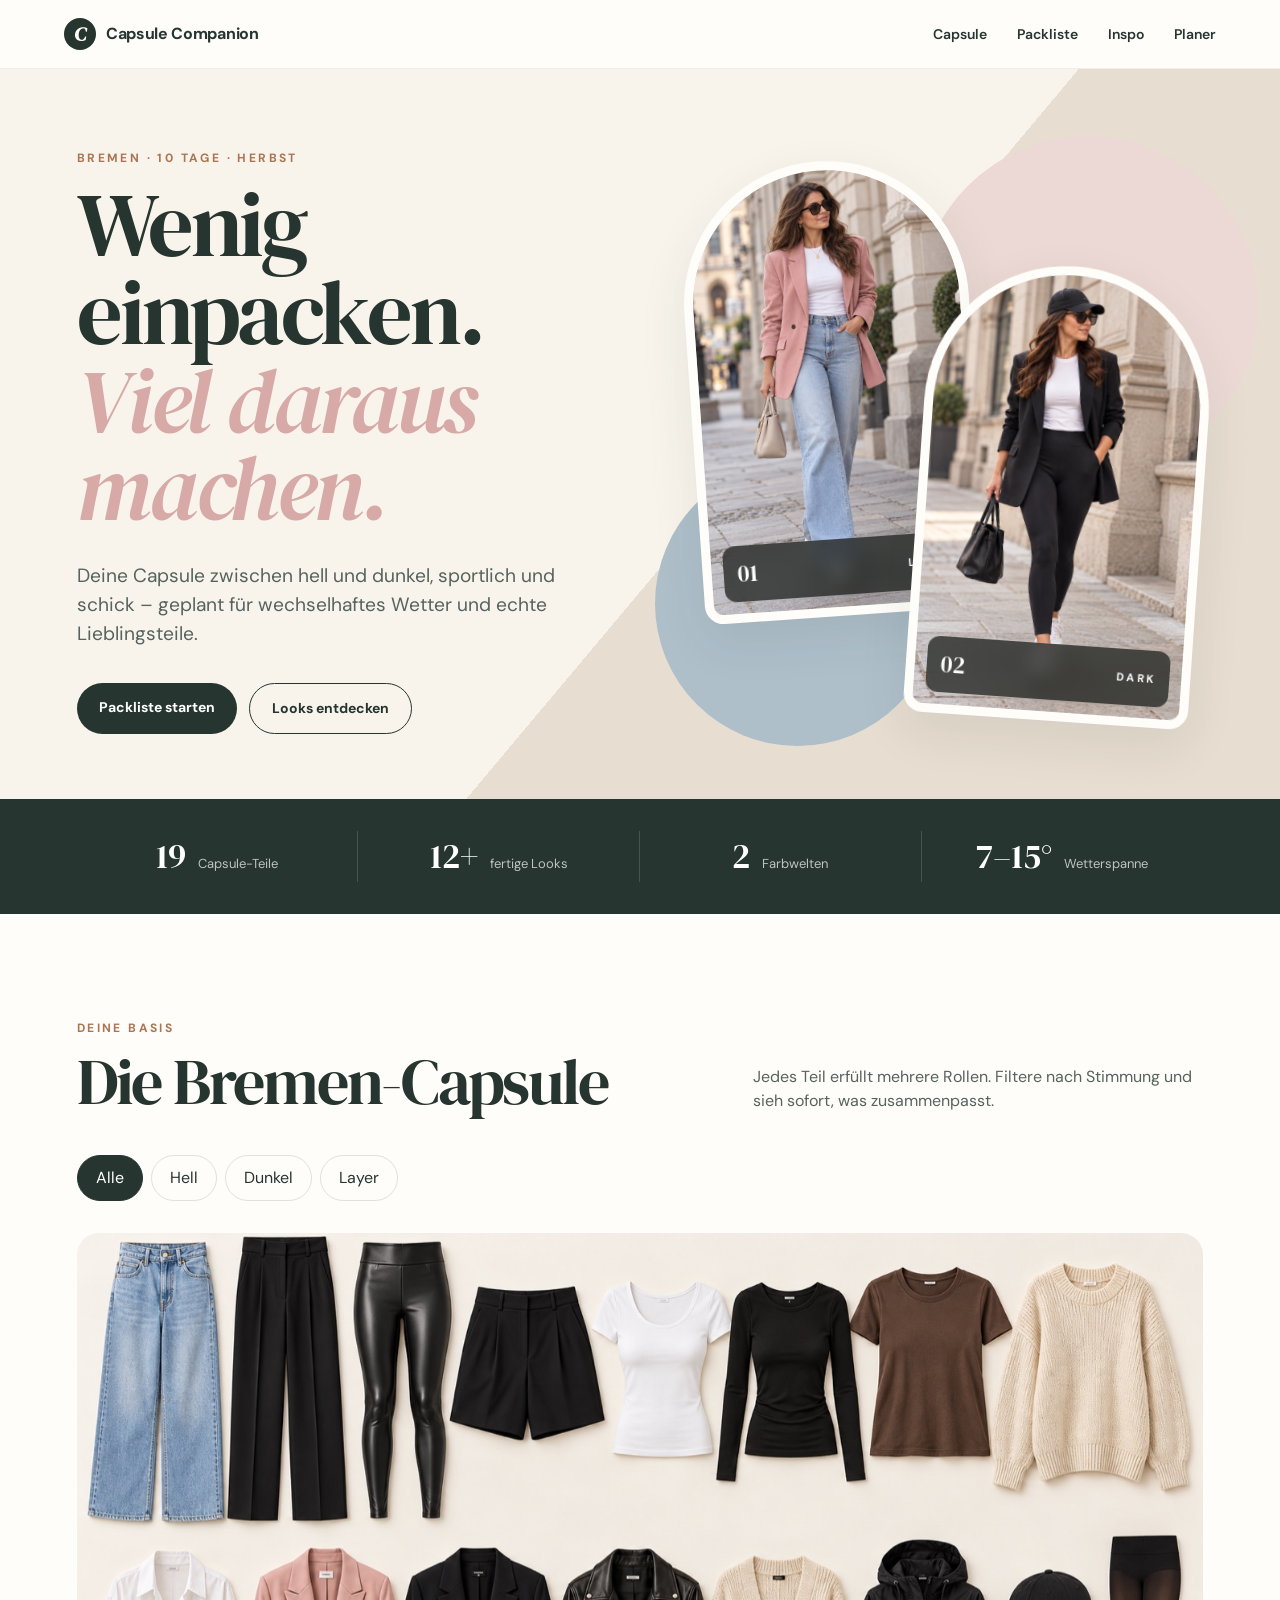
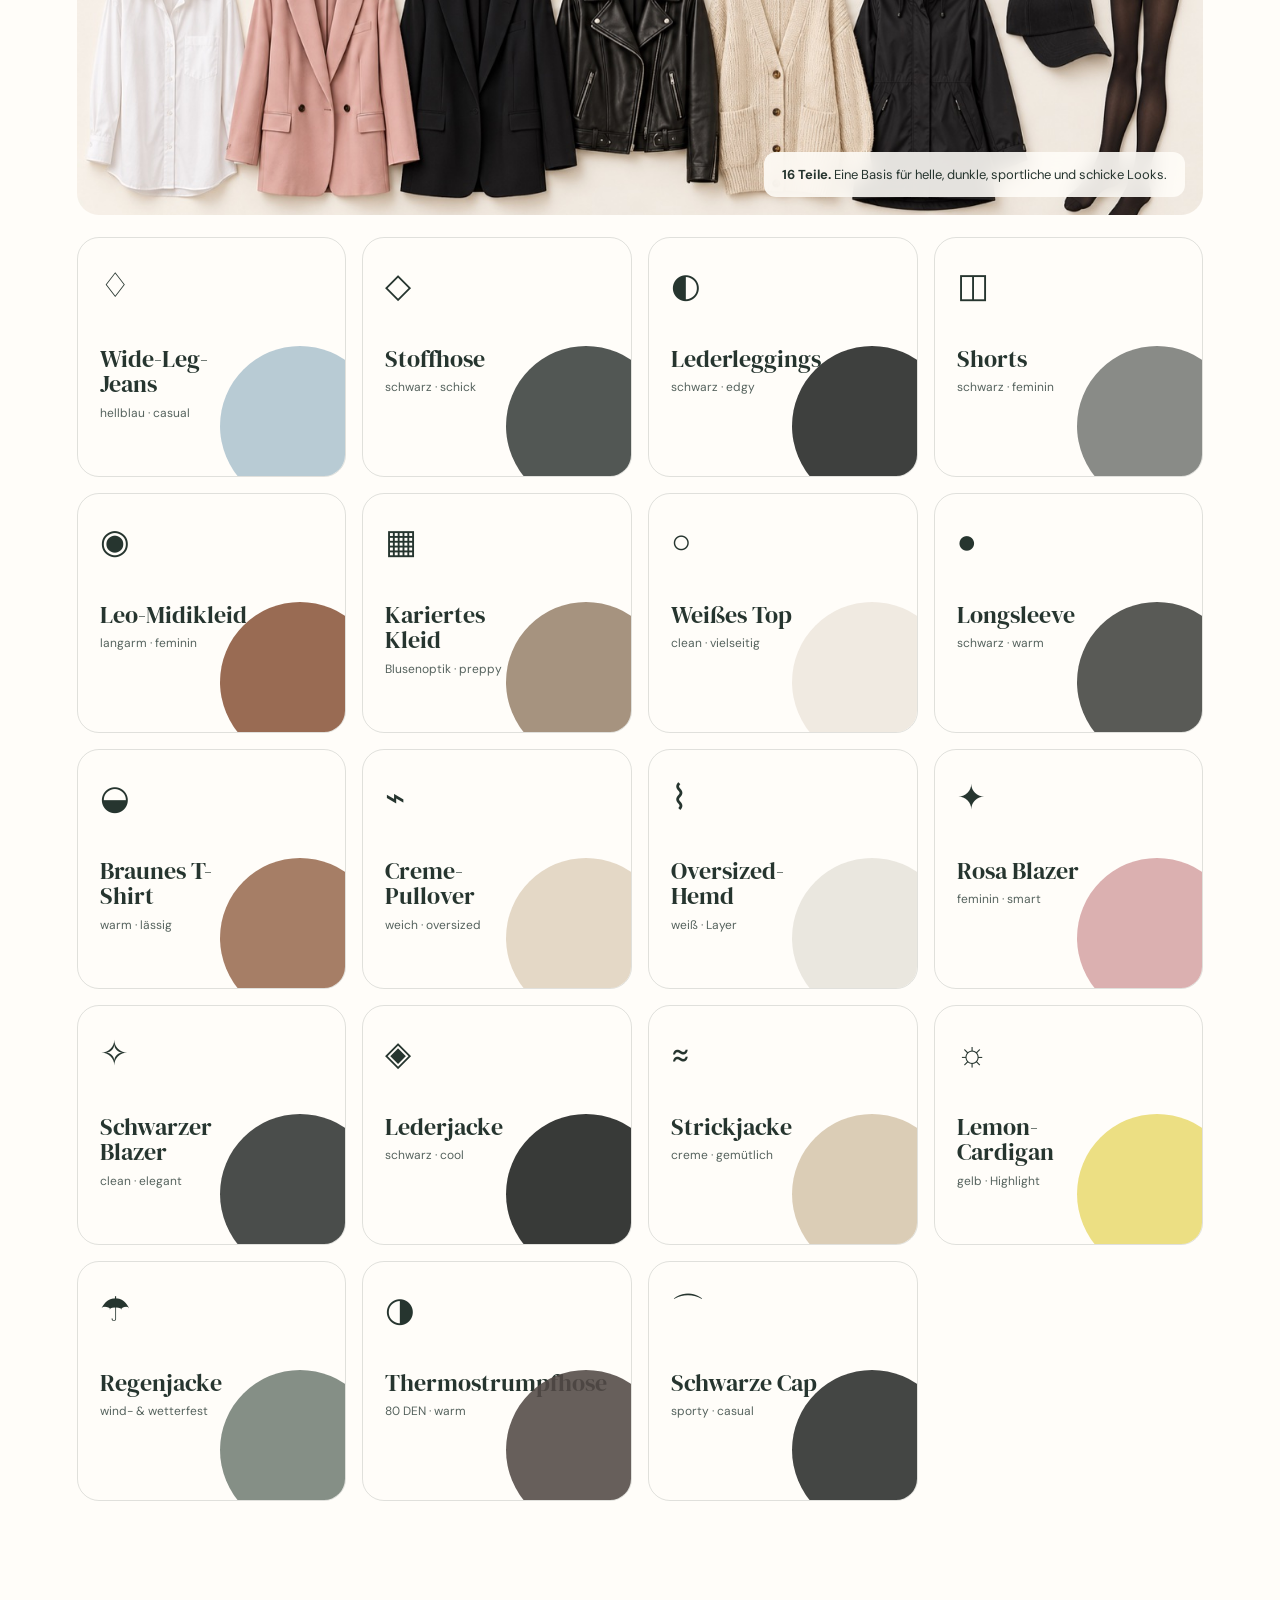
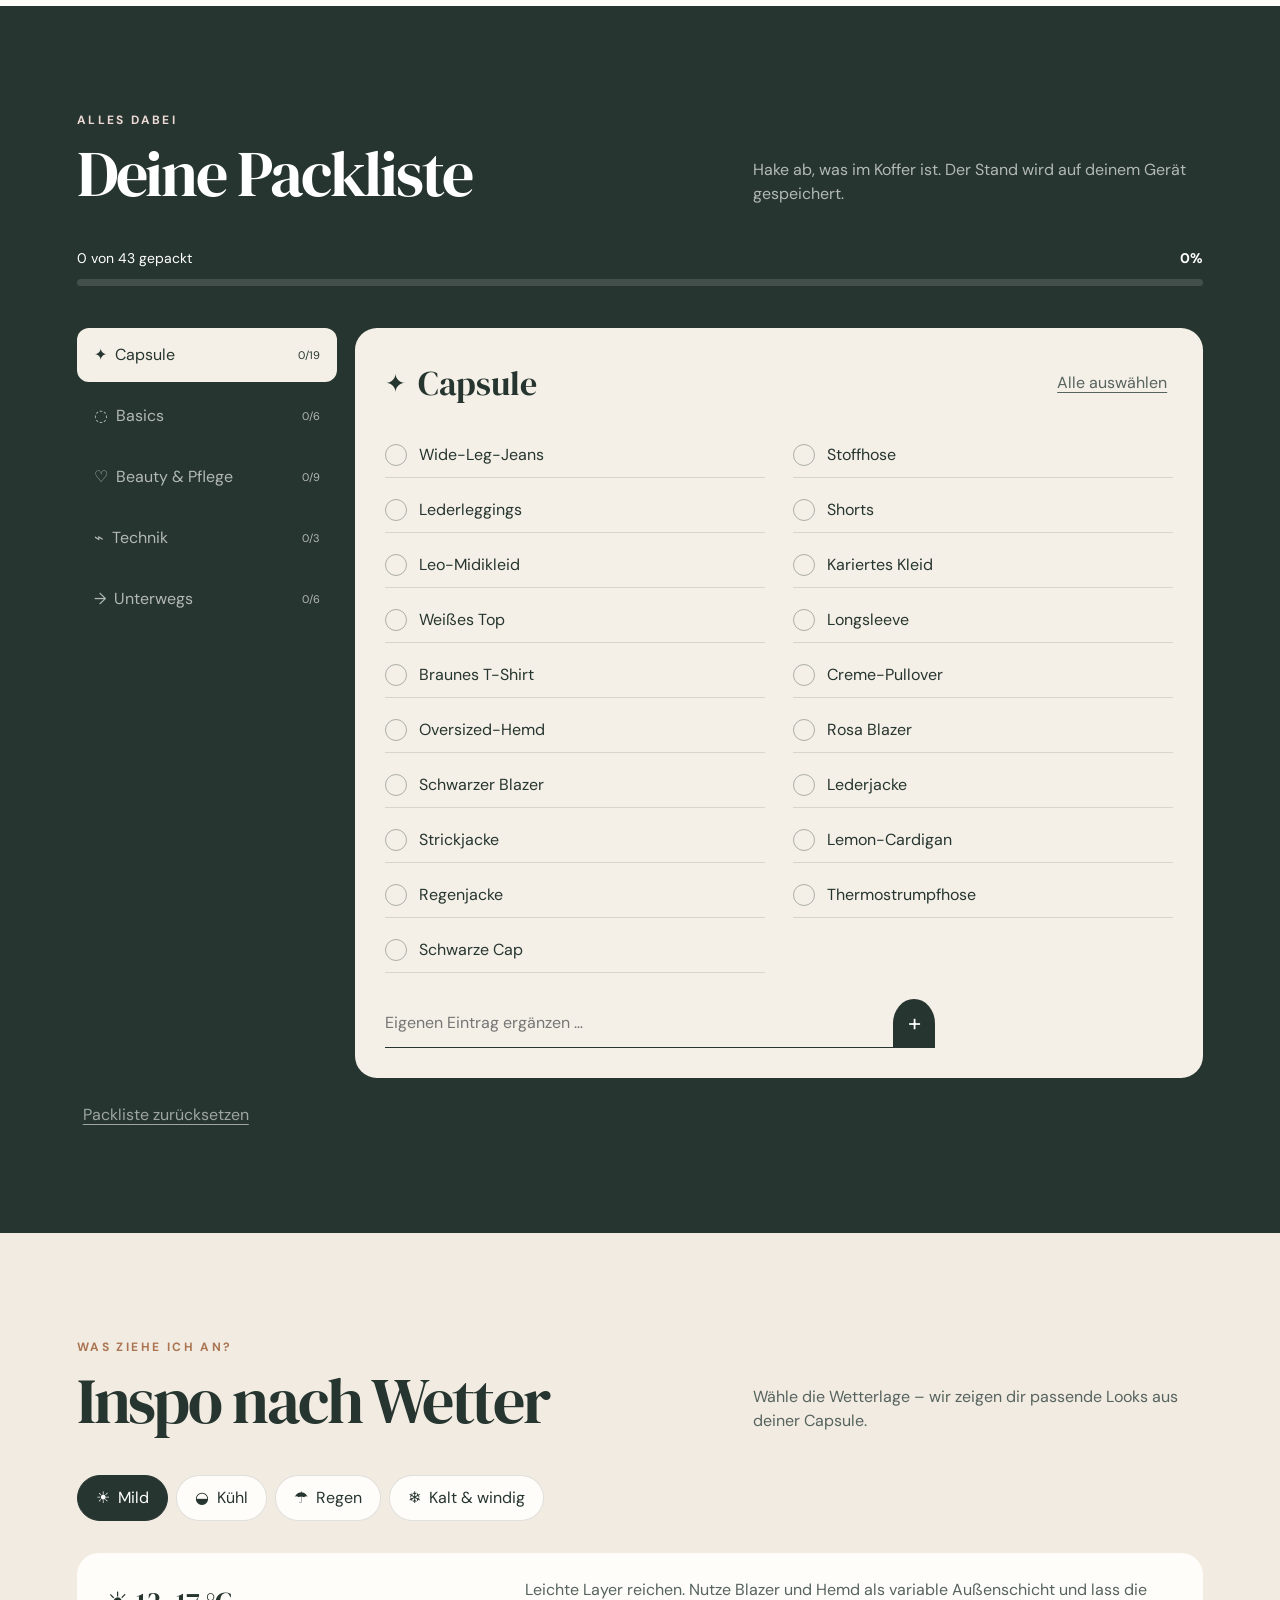
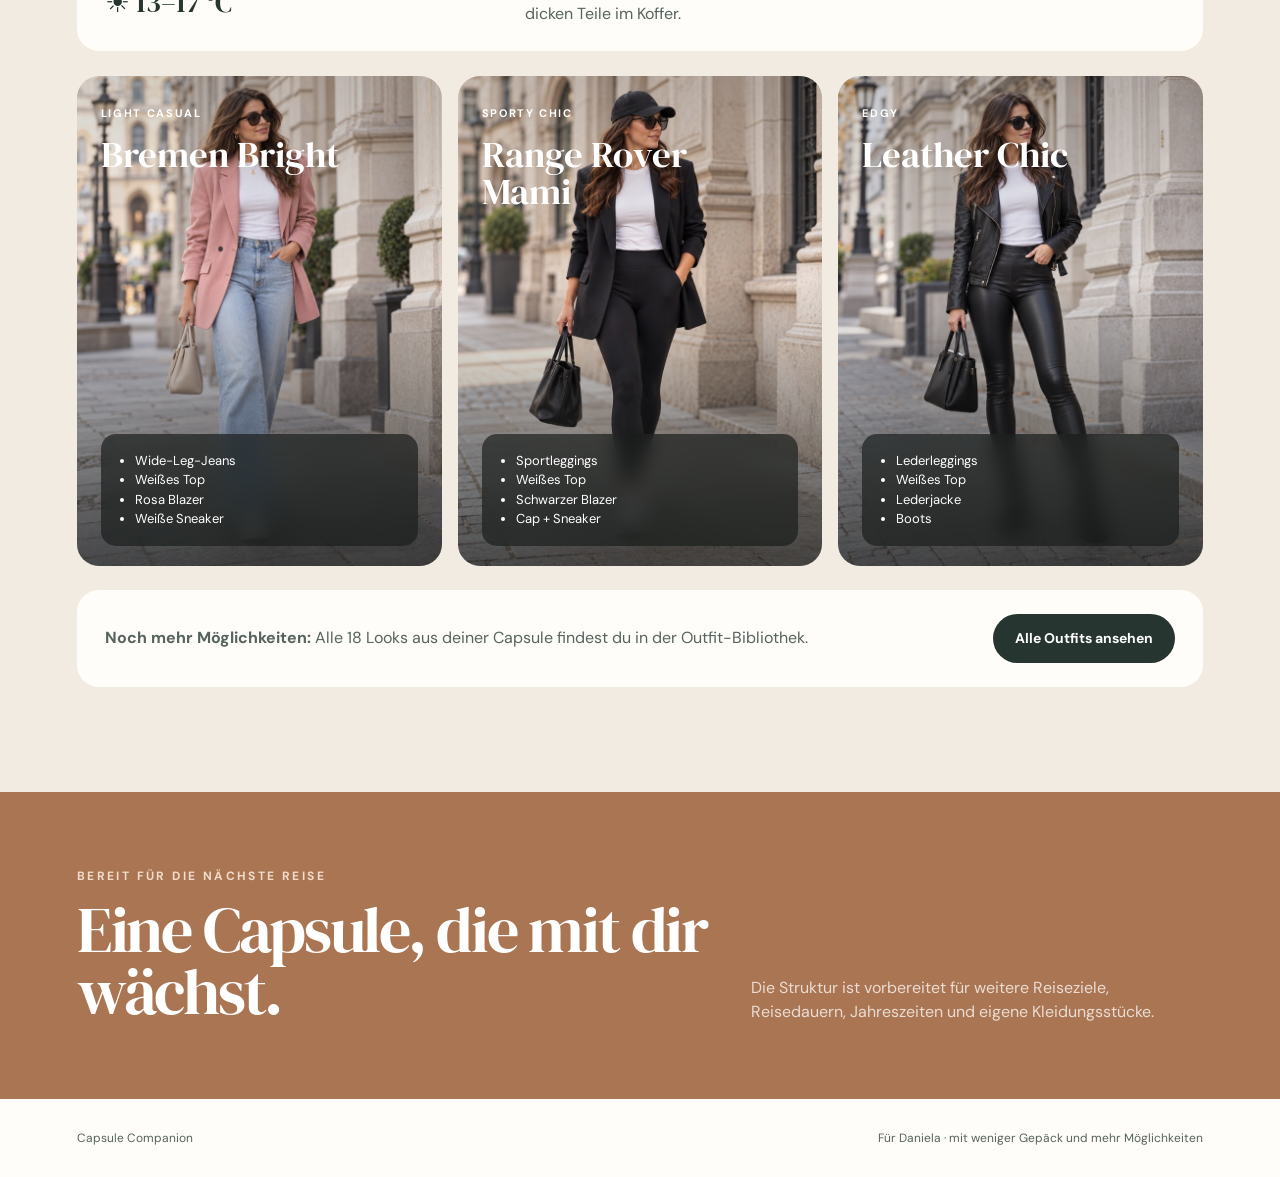
<file: index.html>
<!doctype html>
<html lang="de">
<head>
  <meta charset="UTF-8">
  <meta name="viewport" content="width=device-width, initial-scale=1.0">
  <meta name="theme-color" content="#26352f">
  <meta name="description" content="Danielas Capsule- und Packplaner für vielseitige Reisen.">
  <title>Capsule Companion</title>
  <link rel="preconnect" href="https://fonts.googleapis.com">
  <link rel="preconnect" href="https://fonts.gstatic.com" crossorigin>
  <link href="https://fonts.googleapis.com/css2?family=DM+Sans:wght@400;500;600;700&family=DM+Serif+Display:ital@0;1&display=swap" rel="stylesheet">
  <link rel="stylesheet" href="styles.css?v=5">
</head>
<body>
  <header class="topbar">
    <a class="brand" href="#top" aria-label="Zur Startseite">
      <span class="brand-mark">C</span>
      <span>Capsule Companion</span>
    </a>
    <nav aria-label="Hauptnavigation">
      <a href="#capsule">Capsule</a>
      <a href="#packliste">Packliste</a>
      <a href="inspo.html">Inspo</a>
      <a href="planer.html">Planer</a>
    </nav>
  </header>

  <main id="top">
    <section class="hero">
      <div class="hero-copy">
        <p class="eyebrow">Bremen · 10 Tage · Herbst</p>
        <h1>Wenig einpacken.<br><em>Viel daraus machen.</em></h1>
        <p class="lead">Deine Capsule zwischen hell und dunkel, sportlich und schick – geplant für wechselhaftes Wetter und echte Lieblingsteile.</p>
        <div class="hero-actions">
          <a class="button primary" href="#packliste">Packliste starten</a>
          <a class="button secondary" href="inspo.html">Looks entdecken</a>
        </div>
      </div>
      <div class="hero-visual" aria-label="Outfit-Inspiration mit rosa Blazer und sportlichem schwarzen Look">
        <figure class="photo-card hero-photo-light">
          <img src="assets/look-pink-blazer.jpg" alt="Heller Look mit rosa Blazer, weißem Top und hellblauer Wide-Leg-Jeans">
          <figcaption><span>01</span><strong>Light</strong></figcaption>
        </figure>
        <figure class="photo-card hero-photo-dark">
          <img src="assets/look-sporty-black.jpg" alt="Dunkler sportlicher Look mit Leggings, schwarzem Blazer und Cap">
          <figcaption><span>02</span><strong>Dark</strong></figcaption>
        </figure>
      </div>
    </section>

    <section class="stats" aria-label="Capsule Zusammenfassung">
      <div><strong>19</strong><span>Capsule-Teile</span></div>
      <div><strong>12+</strong><span>fertige Looks</span></div>
      <div><strong>2</strong><span>Farbwelten</span></div>
      <div><strong>7–15°</strong><span>Wetterspanne</span></div>
    </section>

    <section class="section capsule-section" id="capsule">
      <div class="section-heading">
        <div>
          <p class="eyebrow">Deine Basis</p>
          <h2>Die Bremen-Capsule</h2>
        </div>
        <p>Jedes Teil erfüllt mehrere Rollen. Filtere nach Stimmung und sieh sofort, was zusammenpasst.</p>
      </div>
      <div class="filter-row" role="group" aria-label="Capsule filtern">
        <button class="filter active" data-filter="all">Alle</button>
        <button class="filter" data-filter="light">Hell</button>
        <button class="filter" data-filter="dark">Dunkel</button>
        <button class="filter" data-filter="layer">Layer</button>
      </div>
      <figure class="capsule-flatlay">
        <img src="assets/capsule-flatlay.jpg" alt="Die komplette Bremen-Capsule mit Hosen, Oberteilen, Blazern, Jacken, Strick und Extras">
        <figcaption><strong>16 Teile.</strong> Eine Basis für helle, dunkle, sportliche und schicke Looks.</figcaption>
      </figure>
      <div class="capsule-grid" id="capsuleGrid"></div>
    </section>

    <section class="section planner-section" id="packliste">
      <div class="section-heading light-heading">
        <div>
          <p class="eyebrow">Alles dabei</p>
          <h2>Deine Packliste</h2>
        </div>
        <p>Hake ab, was im Koffer ist. Der Stand wird auf deinem Gerät gespeichert.</p>
      </div>
      <div class="progress-wrap">
        <div class="progress-copy"><span id="progressText">0 von 0 gepackt</span><strong id="progressPercent">0%</strong></div>
        <div class="progress-track"><div class="progress-bar" id="progressBar"></div></div>
      </div>
      <div class="packing-layout">
        <aside class="category-tabs" id="categoryTabs" aria-label="Packlistenkategorien"></aside>
        <div class="packing-panel">
          <div class="packing-title">
            <div>
              <span class="category-icon" id="categoryIcon"></span>
              <h3 id="categoryTitle"></h3>
            </div>
            <button class="text-button" id="toggleCategory">Alle auswählen</button>
          </div>
          <div class="checklist" id="checklist"></div>
          <form class="add-form" id="addItemForm">
            <label class="sr-only" for="newItem">Eigenen Eintrag hinzufügen</label>
            <input id="newItem" type="text" maxlength="50" placeholder="Eigenen Eintrag ergänzen …" required>
            <button type="submit" aria-label="Eintrag hinzufügen">+</button>
          </form>
        </div>
      </div>
      <button class="reset-button" id="resetList">Packliste zurücksetzen</button>
    </section>

    <section class="section inspo-section" id="inspo">
      <div class="section-heading">
        <div>
          <p class="eyebrow">Was ziehe ich an?</p>
          <h2>Inspo nach Wetter</h2>
        </div>
        <p>Wähle die Wetterlage – wir zeigen dir passende Looks aus deiner Capsule.</p>
      </div>
      <div class="weather-tabs" id="weatherTabs" role="group" aria-label="Wetter wählen"></div>
      <div class="weather-summary" id="weatherSummary"></div>
      <div class="outfit-grid" id="outfitGrid"></div>
      <div class="library-cta">
        <p><strong>Noch mehr Möglichkeiten:</strong> Alle 18 Looks aus deiner Capsule findest du in der Outfit-Bibliothek.</p>
        <a class="button primary" href="inspo.html">Alle Outfits ansehen</a>
      </div>
    </section>

    <section class="future-banner">
      <div>
        <p class="eyebrow">Bereit für die nächste Reise</p>
        <h2>Eine Capsule, die mit dir wächst.</h2>
      </div>
      <p>Die Struktur ist vorbereitet für weitere Reiseziele, Reisedauern, Jahreszeiten und eigene Kleidungsstücke.</p>
    </section>
  </main>

  <footer>
    <span>Capsule Companion</span>
    <span>Für Daniela · mit weniger Gepäck und mehr Möglichkeiten</span>
  </footer>

  <script src="app.js?v=3"></script>
</body>
</html>
</file>
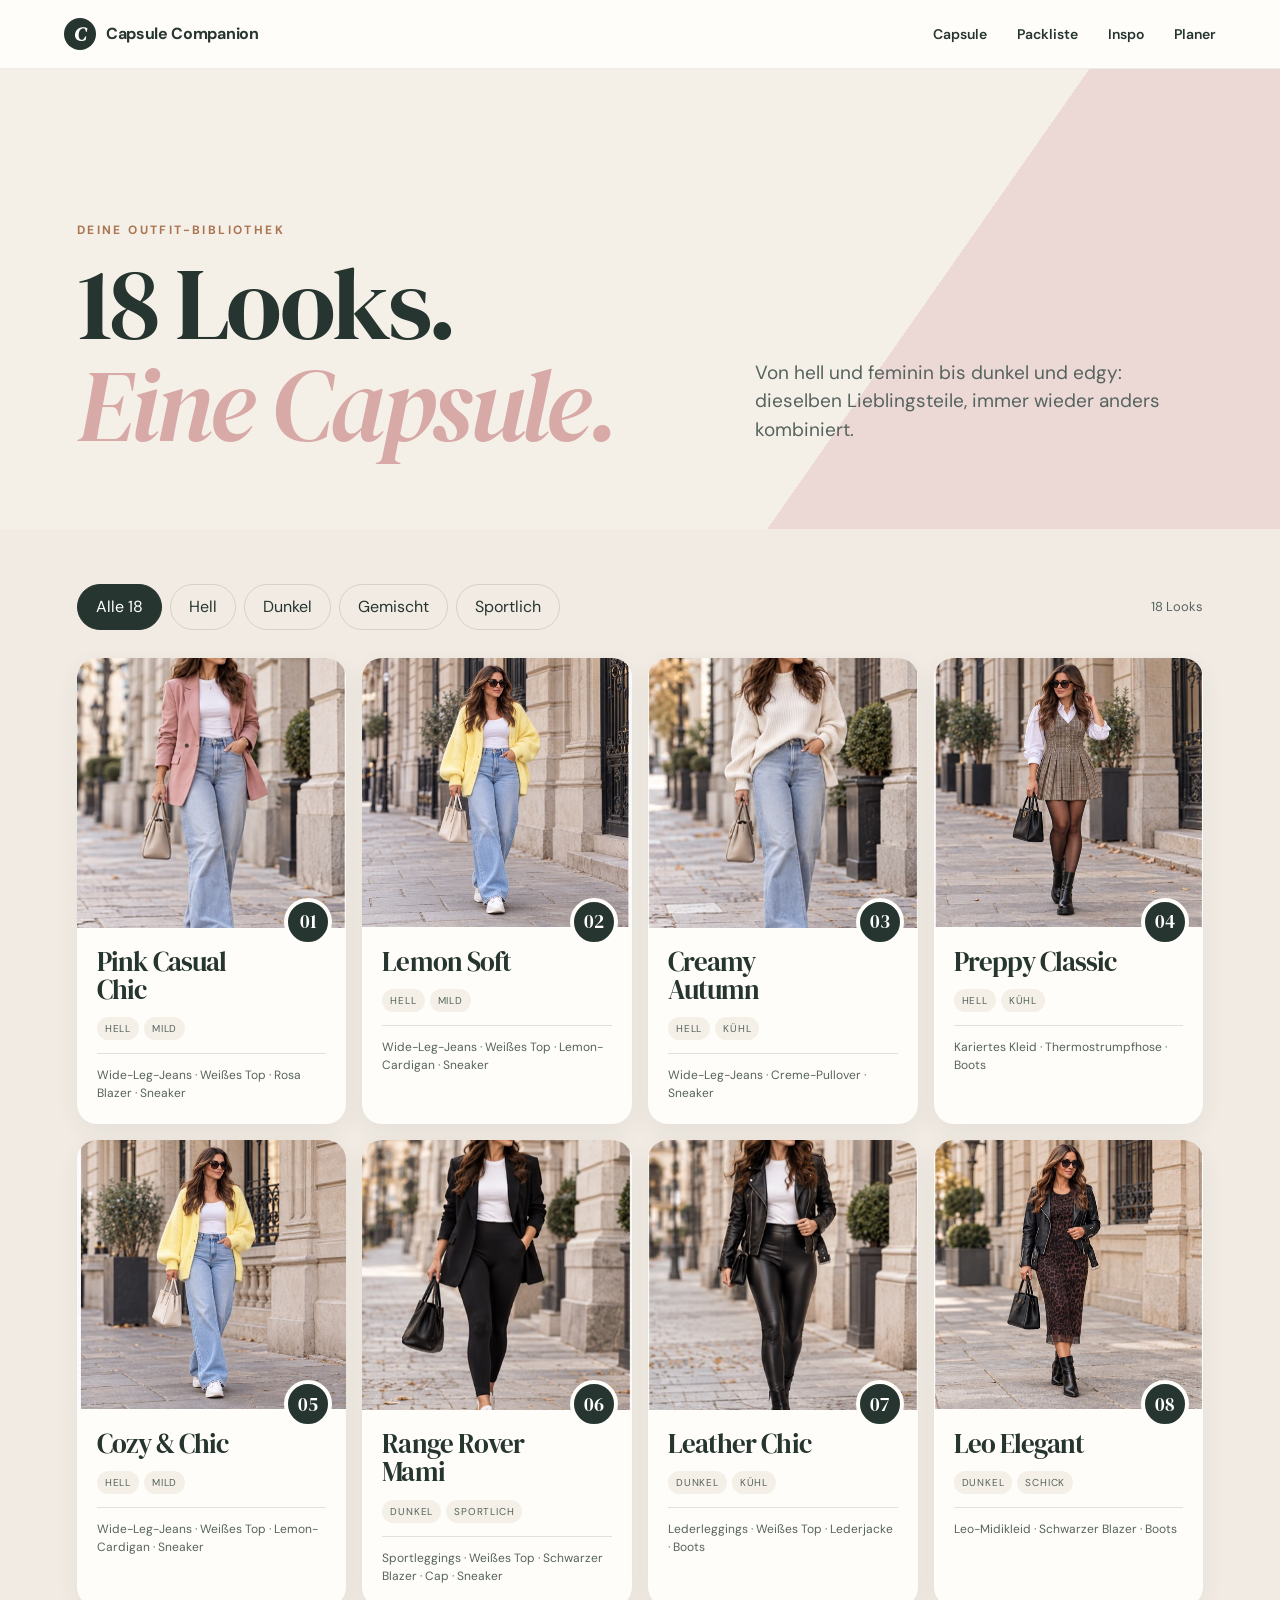
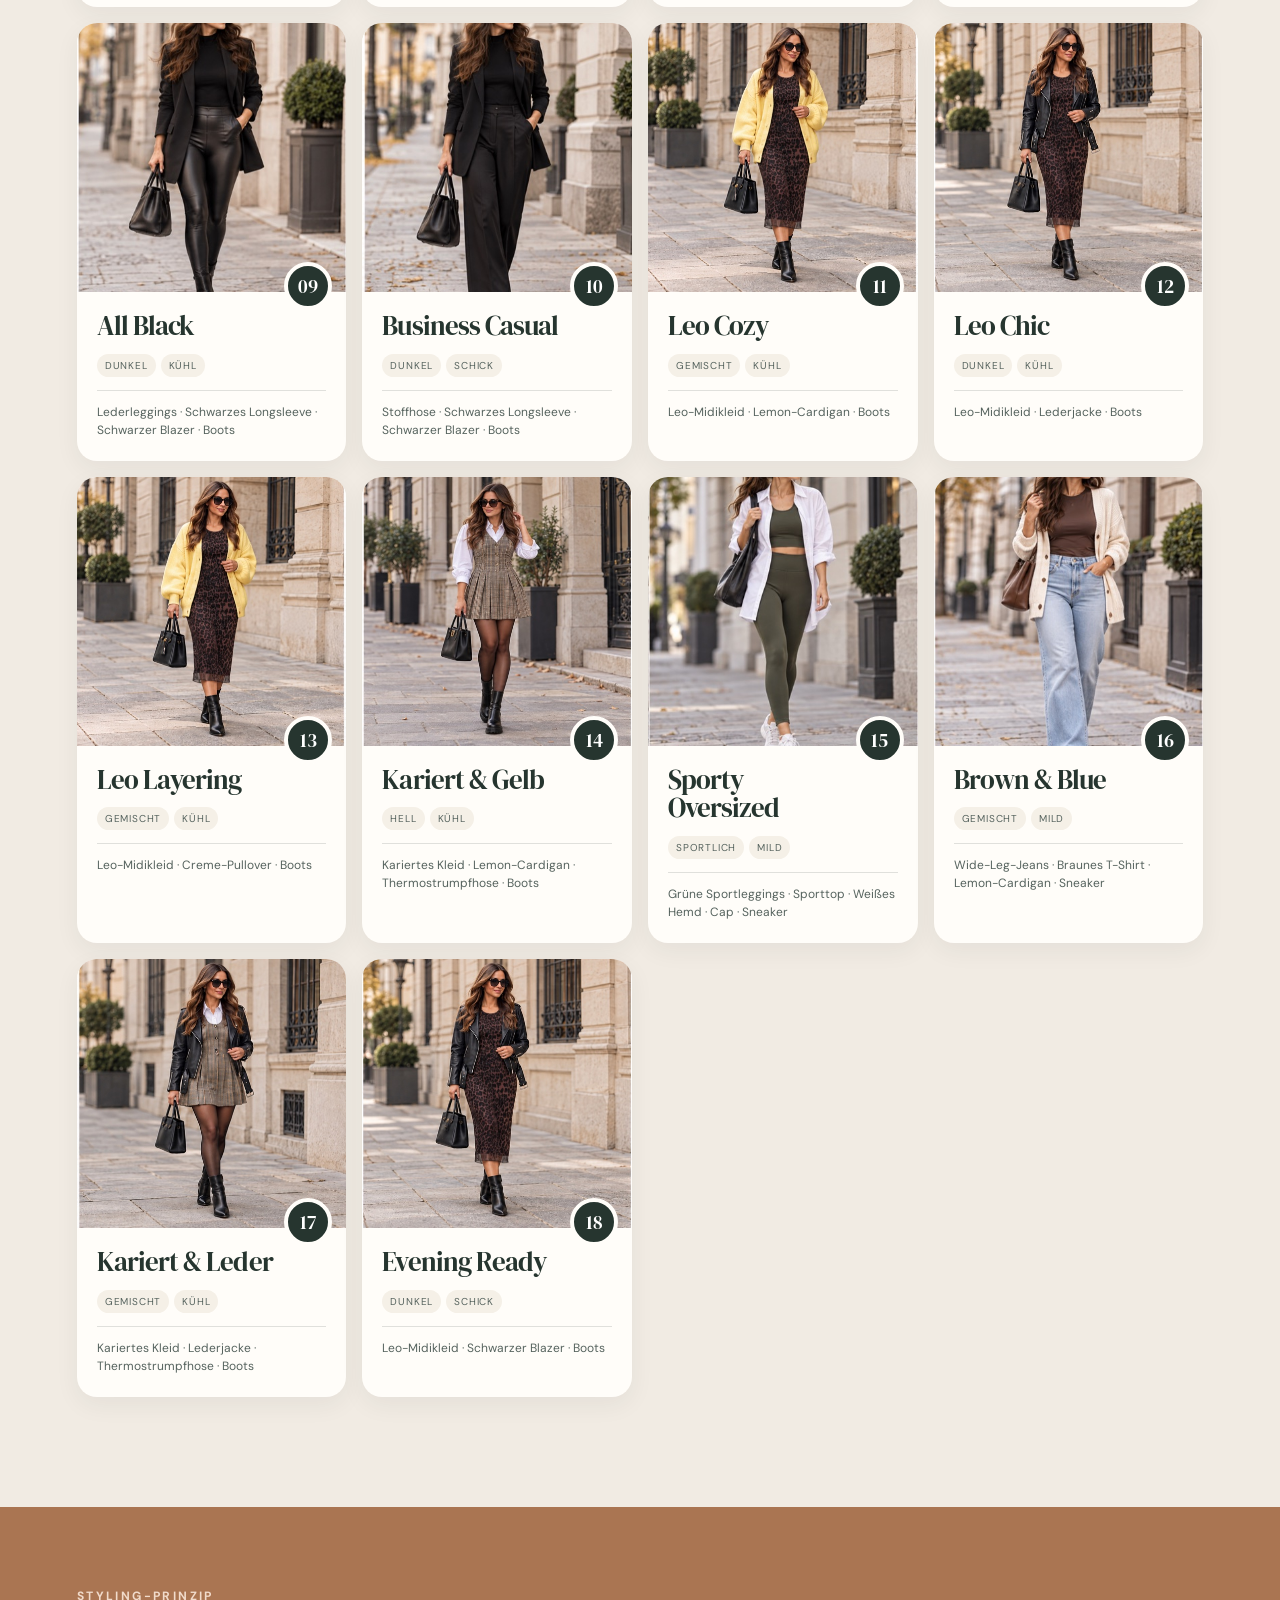
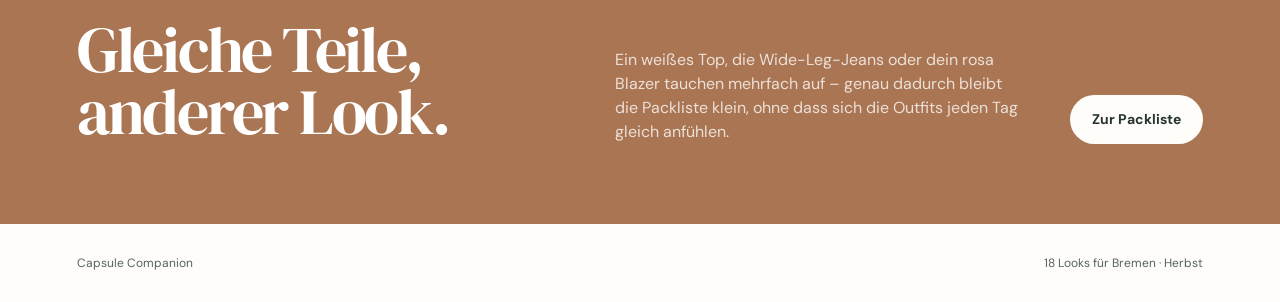
<file: inspo.html>
<!doctype html>
<html lang="de">
<head>
  <meta charset="UTF-8">
  <meta name="viewport" content="width=device-width, initial-scale=1.0">
  <meta name="theme-color" content="#26352f">
  <meta name="description" content="16 Outfit-Ideen aus Danielas Bremen-Capsule.">
  <title>Outfit-Inspo · Capsule Companion</title>
  <link rel="preconnect" href="https://fonts.googleapis.com">
  <link rel="preconnect" href="https://fonts.gstatic.com" crossorigin>
  <link href="https://fonts.googleapis.com/css2?family=DM+Sans:wght@400;500;600;700&family=DM+Serif+Display:ital@0;1&display=swap" rel="stylesheet">
  <link rel="stylesheet" href="styles.css?v=5">
</head>
<body class="inspo-page">
  <header class="topbar">
    <a class="brand" href="index.html" aria-label="Zur Startseite">
      <span class="brand-mark">C</span><span>Capsule Companion</span>
    </a>
    <nav aria-label="Hauptnavigation">
      <a href="index.html#capsule">Capsule</a>
      <a href="index.html#packliste">Packliste</a>
      <a href="inspo.html" aria-current="page">Inspo</a>
      <a href="planer.html">Planer</a>
    </nav>
  </header>

  <main>
    <section class="lookbook-hero">
      <div>
        <p class="eyebrow">Deine Outfit-Bibliothek</p>
        <h1>18 Looks.<br><em>Eine Capsule.</em></h1>
      </div>
      <p>Von hell und feminin bis dunkel und edgy: dieselben Lieblingsteile, immer wieder anders kombiniert.</p>
    </section>

    <section class="lookbook-section">
      <div class="lookbook-toolbar">
        <div class="filter-row" role="group" aria-label="Outfits filtern">
          <button class="filter active" data-look-filter="all">Alle 18</button>
          <button class="filter" data-look-filter="light">Hell</button>
          <button class="filter" data-look-filter="dark">Dunkel</button>
          <button class="filter" data-look-filter="mixed">Gemischt</button>
          <button class="filter" data-look-filter="sporty">Sportlich</button>
        </div>
        <span id="lookCount">18 Looks</span>
      </div>
      <div class="lookbook-grid" id="lookbookGrid"></div>
    </section>

    <section class="lookbook-note">
      <div>
        <p class="eyebrow">Styling-Prinzip</p>
        <h2>Gleiche Teile,<br>anderer Look.</h2>
      </div>
      <p>Ein weißes Top, die Wide-Leg-Jeans oder dein rosa Blazer tauchen mehrfach auf – genau dadurch bleibt die Packliste klein, ohne dass sich die Outfits jeden Tag gleich anfühlen.</p>
      <a class="button primary" href="index.html#packliste">Zur Packliste</a>
    </section>
  </main>

  <footer><span>Capsule Companion</span><span>18 Looks für Bremen · Herbst</span></footer>
  <script src="inspo.js?v=3"></script>
</body>
</html>
</file>
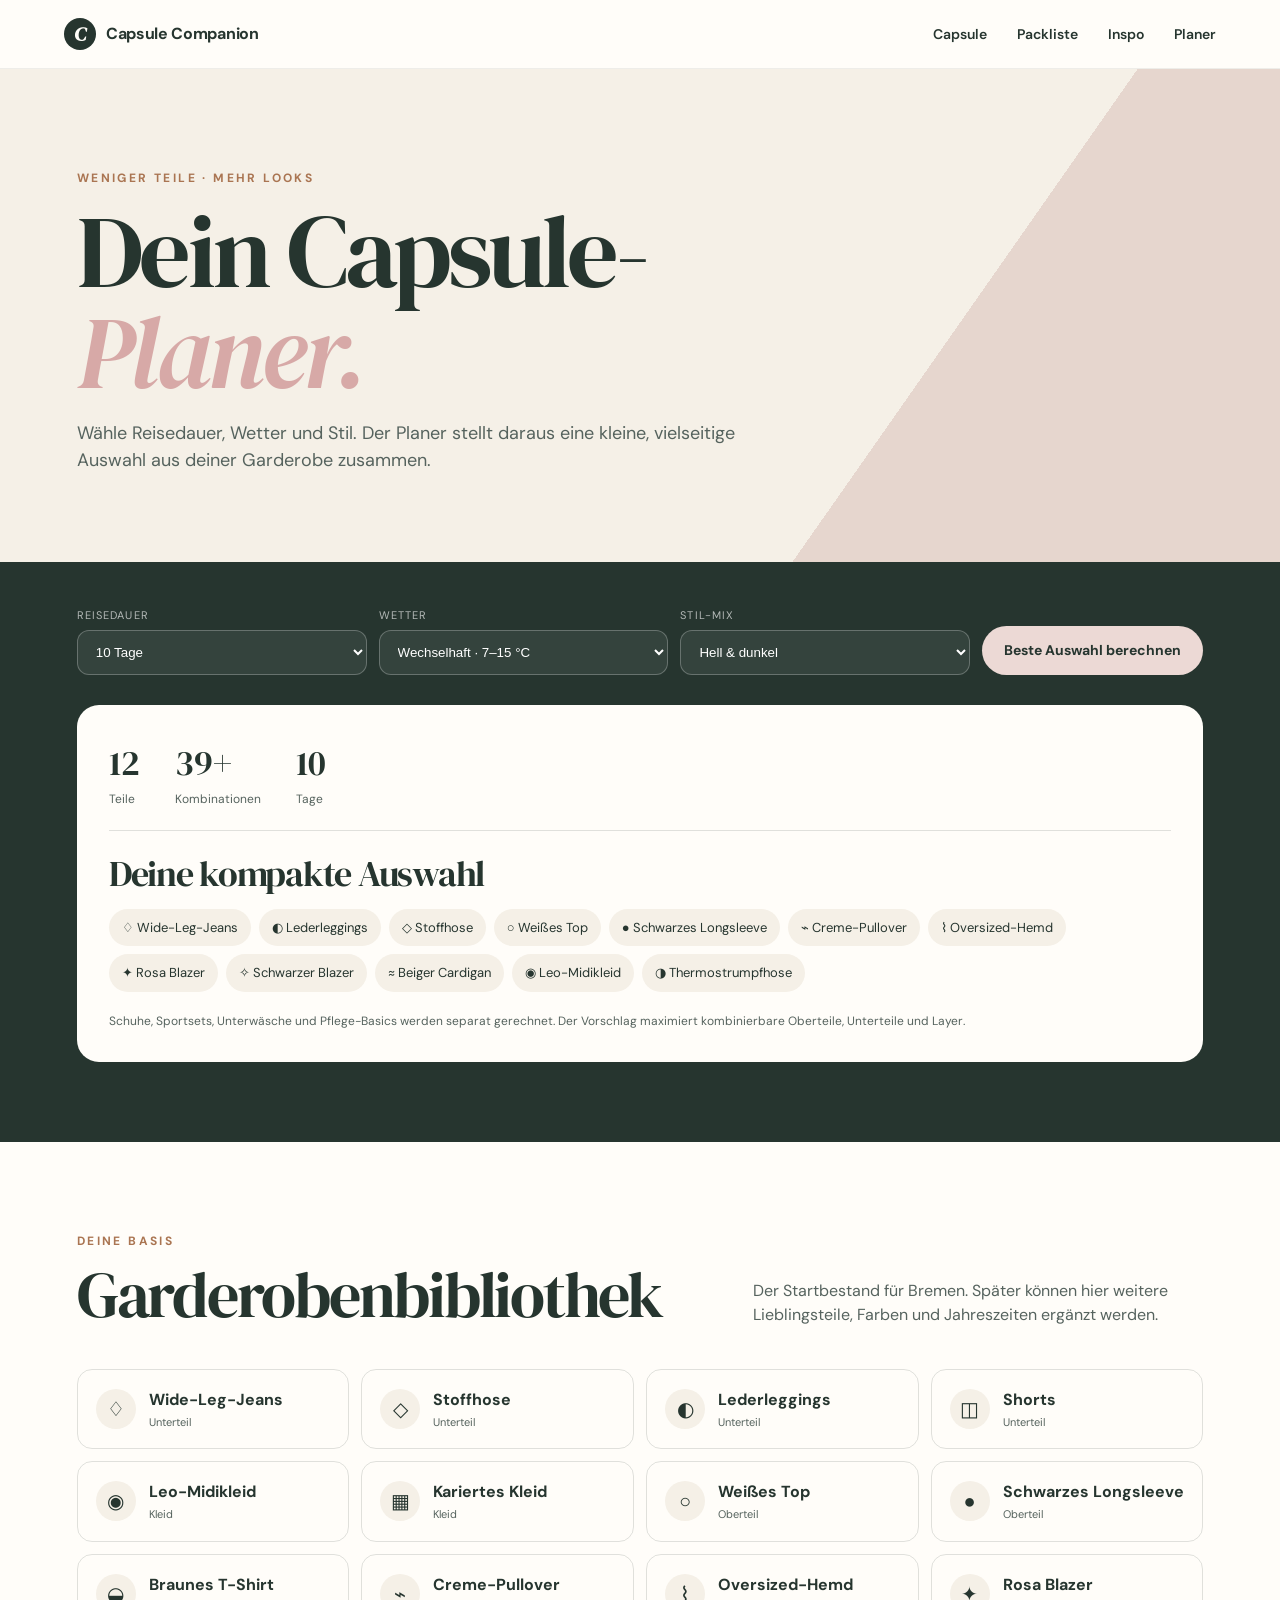
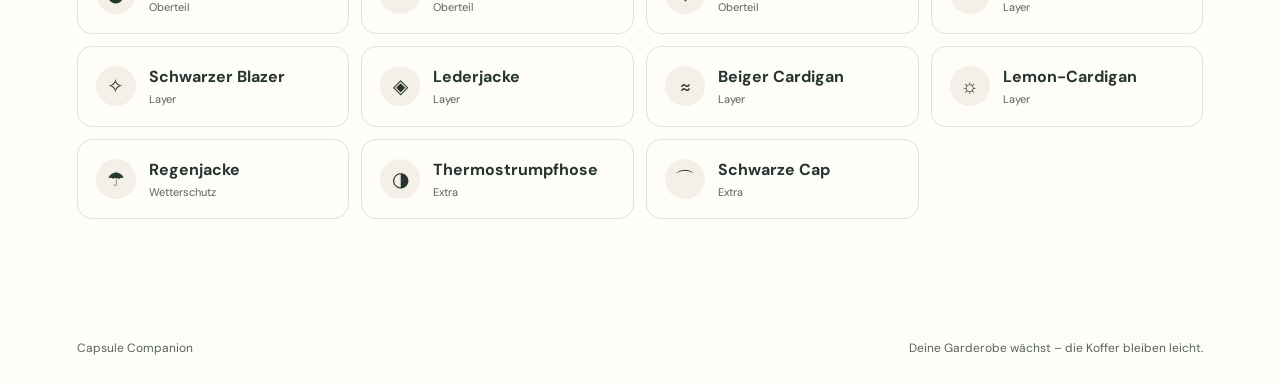
<file: planer.html>
<!doctype html><html lang="de"><head>
  <meta charset="UTF-8"><meta name="viewport" content="width=device-width,initial-scale=1"><meta name="theme-color" content="#26352f">
  <title>Capsule-Planer · Capsule Companion</title>
  <link rel="preconnect" href="https://fonts.googleapis.com"><link rel="preconnect" href="https://fonts.gstatic.com" crossorigin>
  <link href="https://fonts.googleapis.com/css2?family=DM+Sans:wght@400;500;600;700&family=DM+Serif+Display:ital@0;1&display=swap" rel="stylesheet">
  <link rel="stylesheet" href="styles.css?v=5">
</head><body class="planner-page">
  <header class="topbar"><a class="brand" href="index.html"><span class="brand-mark">C</span><span>Capsule Companion</span></a><nav><a href="index.html#capsule">Capsule</a><a href="index.html#packliste">Packliste</a><a href="inspo.html">Inspo</a><a href="planer.html" aria-current="page">Planer</a></nav></header>
  <main>
    <section class="planner-hero"><p class="eyebrow">Weniger Teile · mehr Looks</p><h1>Dein Capsule-<em>Planer.</em></h1><p>Wähle Reisedauer, Wetter und Stil. Der Planer stellt daraus eine kleine, vielseitige Auswahl aus deiner Garderobe zusammen.</p></section>
    <section class="optimizer">
      <form class="optimizer-controls" id="optimizerForm">
        <label><span>Reisedauer</span><select id="days"><option value="3">3 Tage</option><option value="5">5 Tage</option><option value="7">7 Tage</option><option value="10" selected>10 Tage</option><option value="14">14 Tage</option></select></label>
        <label><span>Wetter</span><select id="weather"><option value="mild">Mild · 13–18 °C</option><option value="mixed" selected>Wechselhaft · 7–15 °C</option><option value="cold">Kühl · 4–11 °C</option><option value="rain">Regen & Wind</option></select></label>
        <label><span>Stil-Mix</span><select id="style"><option value="balanced" selected>Hell & dunkel</option><option value="light">Eher hell</option><option value="dark">Eher dunkel</option><option value="sporty">Sportlich & schick</option></select></label>
        <button class="button primary" type="submit">Beste Auswahl berechnen</button>
      </form>
      <div class="optimizer-result" id="optimizerResult"></div>
    </section>
    <section class="wardrobe-section">
      <div class="section-heading"><div><p class="eyebrow">Deine Basis</p><h2>Garderobenbibliothek</h2></div><p>Der Startbestand für Bremen. Später können hier weitere Lieblingsteile, Farben und Jahreszeiten ergänzt werden.</p></div>
      <div class="wardrobe-grid" id="wardrobeGrid"></div>
    </section>
  </main>
  <footer><span>Capsule Companion</span><span>Deine Garderobe wächst – die Koffer bleiben leicht.</span></footer>
  <script src="planer.js?v=1"></script>
</body></html>
</file>
<file: styles.css>
:root {
  --ink: #26352f;
  --ink-soft: #56635e;
  --cream: #f5f0e7;
  --paper: #fffdf9;
  --blush: #d7a9a7;
  --blush-light: #ecd9d5;
  --blue: #aebfca;
  --sage: #9eab9c;
  --camel: #aa7552;
  --black: #222426;
  --line: rgba(38, 53, 47, .14);
  --radius: 22px;
  --shadow: 0 18px 50px rgba(38, 53, 47, .09);
}

* { box-sizing: border-box; }
html { scroll-behavior: smooth; }
body {
  margin: 0;
  color: var(--ink);
  background: var(--paper);
  font-family: "DM Sans", sans-serif;
  line-height: 1.5;
}
button, input { font: inherit; }
button, a { -webkit-tap-highlight-color: transparent; }
a { color: inherit; }

.topbar {
  position: sticky;
  z-index: 20;
  top: 0;
  display: flex;
  align-items: center;
  justify-content: space-between;
  padding: 18px max(5vw, 24px);
  border-bottom: 1px solid rgba(38, 53, 47, .08);
  background: rgba(255, 253, 249, .9);
  backdrop-filter: blur(15px);
}
.brand { display: flex; align-items: center; gap: 10px; font-weight: 700; text-decoration: none; letter-spacing: -.02em; }
.brand-mark { display: grid; width: 32px; height: 32px; place-items: center; border-radius: 50%; color: var(--paper); background: var(--ink); font-family: "DM Serif Display", serif; font-size: 20px; font-style: italic; }
nav { display: flex; gap: 30px; }
nav a { font-size: 14px; font-weight: 600; text-decoration: none; }
nav a:hover { color: var(--camel); }

.hero {
  display: grid;
  min-height: 670px;
  padding: 80px max(6vw, 28px) 65px;
  grid-template-columns: 1fr 1fr;
  align-items: center;
  gap: 7vw;
  overflow: hidden;
  background: linear-gradient(130deg, #f8f4ec 0 57%, #e7ddd0 57%);
}
.eyebrow { margin: 0 0 14px; color: var(--camel); font-size: 12px; font-weight: 700; letter-spacing: .2em; text-transform: uppercase; }
h1, h2 { margin: 0; font-family: "DM Serif Display", serif; font-weight: 400; line-height: .98; letter-spacing: -.035em; }
h1 { max-width: 680px; font-size: clamp(58px, 7vw, 104px); }
h1 em { color: var(--blush); font-weight: 400; }
.lead { max-width: 610px; margin: 30px 0 34px; color: var(--ink-soft); font-size: clamp(17px, 1.5vw, 21px); }
.hero-actions { display: flex; flex-wrap: wrap; gap: 12px; }
.button { padding: 14px 22px; border-radius: 100px; font-size: 14px; font-weight: 700; text-decoration: none; transition: transform .2s, background .2s; }
.button:hover { transform: translateY(-2px); }
.primary { color: white; background: var(--ink); }
.secondary { border: 1px solid var(--ink); }

.hero-visual { position: relative; min-height: 560px; }
.hero-visual::before { content: ""; position: absolute; width: 340px; height: 340px; right: -55px; top: -25px; border-radius: 50%; background: var(--blush-light); }
.hero-visual::after { content: ""; position: absolute; width: 285px; height: 285px; left: -30px; bottom: -25px; border-radius: 50%; background: var(--blue); }
.photo-card { position: absolute; z-index: 1; width: 285px; height: 455px; margin: 0; border: 9px solid var(--paper); border-radius: 150px 150px 20px 20px; box-shadow: var(--shadow); overflow: hidden; background: #ddd; }
.photo-card img { width: 100%; height: 100%; object-fit: cover; }
.photo-card figcaption { position: absolute; right: 12px; bottom: 12px; left: 12px; display: flex; align-items: center; justify-content: space-between; padding: 11px 14px; border-radius: 12px; color: white; background: rgba(24,28,26,.72); backdrop-filter: blur(10px); }
.photo-card figcaption span { font-family: "DM Serif Display", serif; font-size: 23px; }
.photo-card figcaption strong { font-size: 11px; letter-spacing: .2em; text-transform: uppercase; }
.hero-photo-light { top: 0; left: 1%; transform: rotate(-4deg); }
.hero-photo-dark { right: 0; bottom: 0; transform: rotate(4deg); }

.stats { display: grid; padding: 32px max(6vw, 28px); color: white; background: var(--ink); grid-template-columns: repeat(4, 1fr); }
.stats div { display: flex; align-items: baseline; justify-content: center; gap: 12px; border-right: 1px solid rgba(255,255,255,.15); }
.stats div:last-child { border: 0; }
.stats strong { font-family: "DM Serif Display", serif; font-size: 34px; font-weight: 400; }
.stats span { color: rgba(255,255,255,.7); font-size: 13px; }

.section { padding: 105px max(6vw, 28px); }
.section-heading { display: flex; align-items: end; justify-content: space-between; gap: 40px; margin-bottom: 42px; }
.section-heading h2, .future-banner h2 { font-size: clamp(42px, 5vw, 70px); }
.section-heading > p { max-width: 450px; margin: 0; color: var(--ink-soft); }
.filter-row, .weather-tabs { display: flex; gap: 8px; margin-bottom: 32px; overflow-x: auto; }
.filter, .weather-tab { padding: 10px 18px; border: 1px solid var(--line); border-radius: 100px; color: var(--ink); background: transparent; cursor: pointer; white-space: nowrap; }
.filter.active, .weather-tab.active { color: white; border-color: var(--ink); background: var(--ink); }
.capsule-flatlay { position: relative; margin: 0 0 22px; border-radius: var(--radius); overflow: hidden; background: var(--cream); }
.capsule-flatlay img { display: block; width: 100%; aspect-ratio: 3 / 1.55; object-fit: cover; }
.capsule-flatlay figcaption { position: absolute; right: 18px; bottom: 18px; padding: 13px 18px; border-radius: 12px; background: rgba(255,253,249,.88); backdrop-filter: blur(10px); font-size: 13px; }
.capsule-grid { display: grid; grid-template-columns: repeat(4, 1fr); gap: 16px; }
.capsule-card { position: relative; min-height: 240px; padding: 22px; border: 1px solid var(--line); border-radius: var(--radius); overflow: hidden; transition: transform .25s, box-shadow .25s; }
.capsule-card:hover { transform: translateY(-5px); box-shadow: var(--shadow); }
.capsule-card.hidden { display: none; }
.capsule-card .swatch { position: absolute; width: 160px; height: 160px; right: -35px; bottom: -30px; border-radius: 50%; opacity: .88; }
.capsule-card .item-icon { display: block; margin-bottom: 35px; font-size: 34px; }
.capsule-card h3 { max-width: 150px; margin: 0 0 7px; font-family: "DM Serif Display", serif; font-size: 24px; font-weight: 400; line-height: 1.05; }
.capsule-card p { position: relative; z-index: 1; margin: 0; color: var(--ink-soft); font-size: 12px; }

.planner-section { color: white; background: var(--ink); }
.light-heading .eyebrow { color: var(--blush-light); }
.light-heading > p { color: rgba(255,255,255,.65); }
.progress-wrap { margin: 0 0 42px; }
.progress-copy { display: flex; justify-content: space-between; margin-bottom: 10px; font-size: 14px; }
.progress-track { height: 7px; border-radius: 10px; overflow: hidden; background: rgba(255,255,255,.13); }
.progress-bar { width: 0; height: 100%; border-radius: 10px; background: var(--blush); transition: width .35s; }
.packing-layout { display: grid; grid-template-columns: 260px 1fr; gap: 18px; }
.category-tabs { display: flex; flex-direction: column; gap: 7px; }
.category-tab { display: flex; align-items: center; justify-content: space-between; padding: 15px 17px; border: 0; border-radius: 12px; color: rgba(255,255,255,.65); background: transparent; cursor: pointer; text-align: left; }
.category-tab.active { color: var(--ink); background: var(--cream); }
.category-tab .count { font-size: 11px; }
.packing-panel { min-height: 430px; padding: 30px; border-radius: var(--radius); color: var(--ink); background: var(--cream); }
.packing-title, .packing-title > div { display: flex; align-items: center; justify-content: space-between; gap: 12px; }
.packing-title h3 { margin: 0; font-family: "DM Serif Display", serif; font-size: 34px; font-weight: 400; }
.category-icon { font-size: 25px; }
.text-button, .reset-button { border: 0; color: var(--ink-soft); background: none; cursor: pointer; text-decoration: underline; text-underline-offset: 4px; }
.checklist { display: grid; margin: 24px 0; grid-template-columns: 1fr 1fr; gap: 10px 28px; }
.check-row { display: flex; align-items: center; gap: 12px; padding: 10px 0; border-bottom: 1px solid var(--line); cursor: pointer; }
.check-row input { position: absolute; opacity: 0; }
.custom-check { display: grid; flex: 0 0 22px; width: 22px; height: 22px; place-items: center; border: 1px solid rgba(38,53,47,.35); border-radius: 50%; }
.check-row input:checked + .custom-check { color: white; border-color: var(--ink); background: var(--ink); }
.check-row input:checked + .custom-check::after { content: "✓"; font-size: 13px; }
.check-row input:checked ~ span:last-child { opacity: .45; text-decoration: line-through; }
.delete-item { margin-left: auto; border: 0; color: #89645d; background: transparent; cursor: pointer; }
.add-form { display: flex; max-width: 550px; margin-top: 26px; }
.add-form input { width: 100%; padding: 12px 0; border: 0; border-bottom: 1px solid var(--ink); outline: 0; color: var(--ink); background: transparent; }
.add-form button { width: 44px; border: 0; border-radius: 50% 50% 0 0; color: white; background: var(--ink); cursor: pointer; font-size: 24px; }
.reset-button { margin-top: 24px; color: rgba(255,255,255,.55); }

.inspo-section { background: #f2ebe2; }
.weather-tab { display: flex; align-items: center; gap: 8px; background: var(--paper); }
.weather-summary { display: flex; align-items: center; justify-content: space-between; gap: 25px; margin-bottom: 25px; padding: 25px 28px; border-radius: var(--radius); background: var(--paper); }
.weather-summary strong { font-family: "DM Serif Display", serif; font-size: 28px; font-weight: 400; }
.weather-summary p { max-width: 650px; margin: 0; color: var(--ink-soft); }
.outfit-grid { display: grid; grid-template-columns: repeat(3, 1fr); gap: 16px; }
.outfit-card { position: relative; min-height: 490px; padding: 24px; border-radius: var(--radius); overflow: hidden; color: white; background-color: var(--ink); background-position: center top; background-size: cover; }
.outfit-card::after { content: ""; position: absolute; inset: 0; background: linear-gradient(180deg, rgba(15,17,16,.18), transparent 42%, rgba(15,17,16,.7)); }
.outfit-card > * { position: relative; z-index: 1; }
.outfit-tag { font-size: 11px; font-weight: 700; letter-spacing: .15em; text-transform: uppercase; }
.outfit-card h3 { max-width: 250px; margin: 12px 0; font-family: "DM Serif Display", serif; font-size: 37px; font-weight: 400; line-height: 1; }
.outfit-card ul { position: absolute; right: 24px; bottom: 20px; left: 24px; margin: 0; padding: 17px 17px 17px 34px; border-radius: 15px; background: rgba(24,28,26,.66); backdrop-filter: blur(10px); font-size: 13px; }
.library-cta { display: flex; align-items: center; justify-content: space-between; gap: 25px; margin-top: 24px; padding: 24px 28px; border-radius: var(--radius); background: var(--paper); }
.library-cta p { margin: 0; color: var(--ink-soft); }

.lookbook-hero { display: grid; min-height: 460px; padding: 95px max(6vw, 28px) 75px; grid-template-columns: 1.4fr 1fr; align-items: end; gap: 50px; background: linear-gradient(125deg, var(--cream) 0 68%, var(--blush-light) 68%); }
.lookbook-hero h1 { font-size: clamp(62px, 8vw, 118px); }
.lookbook-hero > p { max-width: 480px; margin: 0 0 10px; color: var(--ink-soft); font-size: 19px; }
.lookbook-section { padding: 55px max(6vw, 28px) 110px; background: #f1ebe3; }
.lookbook-toolbar { display: flex; align-items: center; justify-content: space-between; gap: 20px; margin-bottom: 28px; }
.lookbook-toolbar .filter-row { margin: 0; }
.lookbook-toolbar > span { color: var(--ink-soft); font-size: 13px; white-space: nowrap; }
.lookbook-grid { display: grid; grid-template-columns: repeat(4, 1fr); gap: 16px; }
.library-card { border-radius: 20px; overflow: hidden; background: var(--paper); box-shadow: 0 8px 24px rgba(38,53,47,.06); transition: transform .25s, box-shadow .25s; }
.library-card:hover { transform: translateY(-5px); box-shadow: var(--shadow); }
.library-photo { width: 100%; aspect-ratio: 1 / 1; background-repeat: no-repeat; background-size: 400% auto; }
.library-photo.triple-strip { background-size: 300% auto; }
.library-copy { position: relative; padding: 20px 20px 22px; }
.look-index { position: absolute; top: -30px; right: 14px; display: grid; width: 48px; height: 48px; place-items: center; border: 4px solid var(--paper); border-radius: 50%; color: white; background: var(--ink); font-family: "DM Serif Display", serif; font-size: 19px; }
.library-copy h2 { max-width: 80%; font-family: "DM Serif Display", serif; font-size: 27px; line-height: 1.05; }
.look-tags { display: flex; flex-wrap: wrap; gap: 5px; margin: 13px 0; }
.look-tags span { padding: 4px 8px; border-radius: 100px; color: var(--ink-soft); background: var(--cream); font-size: 10px; text-transform: uppercase; letter-spacing: .08em; }
.library-copy ul { margin: 0; padding: 12px 0 0; border-top: 1px solid var(--line); list-style: none; color: var(--ink-soft); font-size: 12px; }
.library-copy li { display: inline; }
.library-copy li:not(:last-child)::after { content: " · "; }
.lookbook-note { display: grid; padding: 80px max(6vw, 28px); color: white; background: var(--camel); grid-template-columns: 1.2fr 1fr auto; align-items: end; gap: 45px; }
.lookbook-note .eyebrow { color: #f1dbcb; }
.lookbook-note h2 { font-size: clamp(45px, 5vw, 72px); }
.lookbook-note > p { margin: 0; color: rgba(255,255,255,.78); }
.lookbook-note .button { color: var(--ink); background: var(--paper); white-space: nowrap; }
.planner-hero { padding: 100px max(6vw,28px) 70px; background: linear-gradient(125deg,var(--cream) 0 70%,#e6d6ce 70%); }
.planner-hero h1 { font-size: clamp(64px,8vw,110px); }
.planner-hero p:last-child { max-width: 670px; color: var(--ink-soft); font-size: 18px; }
.optimizer { padding: 45px max(6vw,28px) 80px; color: white; background: var(--ink); }
.optimizer-controls { display: grid; grid-template-columns: repeat(3,1fr) auto; gap: 12px; align-items: end; }
.optimizer-controls label span { display: block; margin: 0 0 7px; color: rgba(255,255,255,.65); font-size: 11px; letter-spacing: .1em; text-transform: uppercase; }
.optimizer-controls select { width: 100%; padding: 13px 36px 13px 14px; border: 1px solid rgba(255,255,255,.25); border-radius: 12px; color: white; background: #34433d; }
.optimizer-controls .button { border: 0; color: var(--ink); background: var(--blush-light); cursor: pointer; }
.optimizer-result { margin-top: 30px; padding: 32px; border-radius: var(--radius); color: var(--ink); background: var(--paper); }
.result-summary { display: flex; gap: 35px; padding-bottom: 22px; border-bottom: 1px solid var(--line); }
.result-summary span { color: var(--ink-soft); font-size: 12px; }
.result-summary strong { display: block; color: var(--ink); font-family: "DM Serif Display",serif; font-size: 35px; font-weight: 400; }
.optimizer-result h2 { margin: 25px 0 18px; font-size: 36px; }
.result-chips { display: flex; flex-wrap: wrap; gap: 8px; }
.result-chips span { padding: 9px 13px; border-radius: 100px; background: var(--cream); font-size: 13px; }
.result-note { margin: 20px 0 0; color: var(--ink-soft); font-size: 12px; }
.wardrobe-section { padding: 90px max(6vw,28px); }
.wardrobe-grid { display: grid; grid-template-columns: repeat(4,1fr); gap: 12px; }
.wardrobe-item { display: flex; align-items: center; gap: 13px; padding: 18px; border: 1px solid var(--line); border-radius: 15px; }
.wardrobe-item > span { display: grid; flex:0 0 40px; width:40px;height:40px;place-items:center;border-radius:50%;background:var(--cream);font-size:20px; }
.wardrobe-item strong,.wardrobe-item small { display:block; }
.wardrobe-item small { color:var(--ink-soft);font-size:11px;margin-top:2px; }

.future-banner { display: grid; padding: 75px max(6vw, 28px); color: white; background: var(--camel); grid-template-columns: 1.4fr 1fr; align-items: end; gap: 40px; }
.future-banner .eyebrow { color: #f1dbcb; }
.future-banner > p { max-width: 500px; margin: 0; color: rgba(255,255,255,.75); }
footer { display: flex; justify-content: space-between; gap: 20px; padding: 30px max(6vw, 28px); color: var(--ink-soft); background: var(--paper); font-size: 12px; }
.sr-only { position: absolute; width: 1px; height: 1px; padding: 0; margin: -1px; overflow: hidden; clip: rect(0,0,0,0); white-space: nowrap; border: 0; }

@media (max-width: 900px) {
  .hero { grid-template-columns: 1fr; padding-top: 65px; }
  .hero-visual { min-height: 520px; }
  .stats { grid-template-columns: 1fr 1fr; gap: 24px 0; }
  .stats div:nth-child(2) { border: 0; }
  .capsule-grid { grid-template-columns: repeat(2, 1fr); }
  .packing-layout { grid-template-columns: 1fr; }
  .category-tabs { flex-direction: row; overflow-x: auto; }
  .category-tab { min-width: max-content; }
  .outfit-grid { grid-template-columns: 1fr; }
  .future-banner { grid-template-columns: 1fr; }
  .lookbook-grid { grid-template-columns: repeat(2, 1fr); }
  .lookbook-note { grid-template-columns: 1fr; align-items: start; }
  .optimizer-controls { grid-template-columns: 1fr 1fr; }
  .wardrobe-grid { grid-template-columns: repeat(2,1fr); }
}

@media (max-width: 600px) {
  nav { gap: 14px; }
  nav a { font-size: 12px; }
  .brand span:last-child { display: none; }
  .hero { min-height: auto; padding-top: 55px; }
  h1 { font-size: 54px; }
  .hero-visual { min-height: 430px; }
  .photo-card { width: 205px; height: 355px; border-width: 6px; }
  .hero-photo-light { left: -5%; }
  .hero-photo-dark { right: -7%; }
  .capsule-flatlay img { aspect-ratio: 1.4 / 1; }
  .capsule-flatlay figcaption { position: static; display: block; border-radius: 0; }
  .stats { padding: 24px 15px; }
  .stats div { flex-direction: column; align-items: center; gap: 0; }
  .stats strong { font-size: 28px; }
  .section { padding-top: 75px; padding-bottom: 75px; }
  .section-heading { display: block; }
  .section-heading > p { margin-top: 18px; }
  .capsule-grid { grid-template-columns: 1fr 1fr; gap: 9px; }
  .capsule-card { min-height: 210px; padding: 17px; }
  .capsule-card h3 { font-size: 21px; }
  .packing-panel { padding: 22px 18px; }
  .checklist { grid-template-columns: 1fr; }
  .weather-summary { display: block; }
  .weather-summary p { margin-top: 8px; }
  footer { flex-direction: column; }
  .library-cta { display: block; }
  .library-cta .button { display: inline-block; margin-top: 16px; }
  .lookbook-hero { min-height: 420px; padding-top: 70px; grid-template-columns: 1fr; gap: 24px; }
  .lookbook-hero h1 { font-size: 56px; }
  .lookbook-toolbar { align-items: end; }
  .lookbook-grid { grid-template-columns: 1fr; }
  .library-photo { aspect-ratio: 1 / 1; }
  nav { gap: 11px; }
  .optimizer-controls { grid-template-columns: 1fr; }
  .result-summary { gap: 18px; }
  .wardrobe-grid { grid-template-columns: 1fr; }
}
</file>
